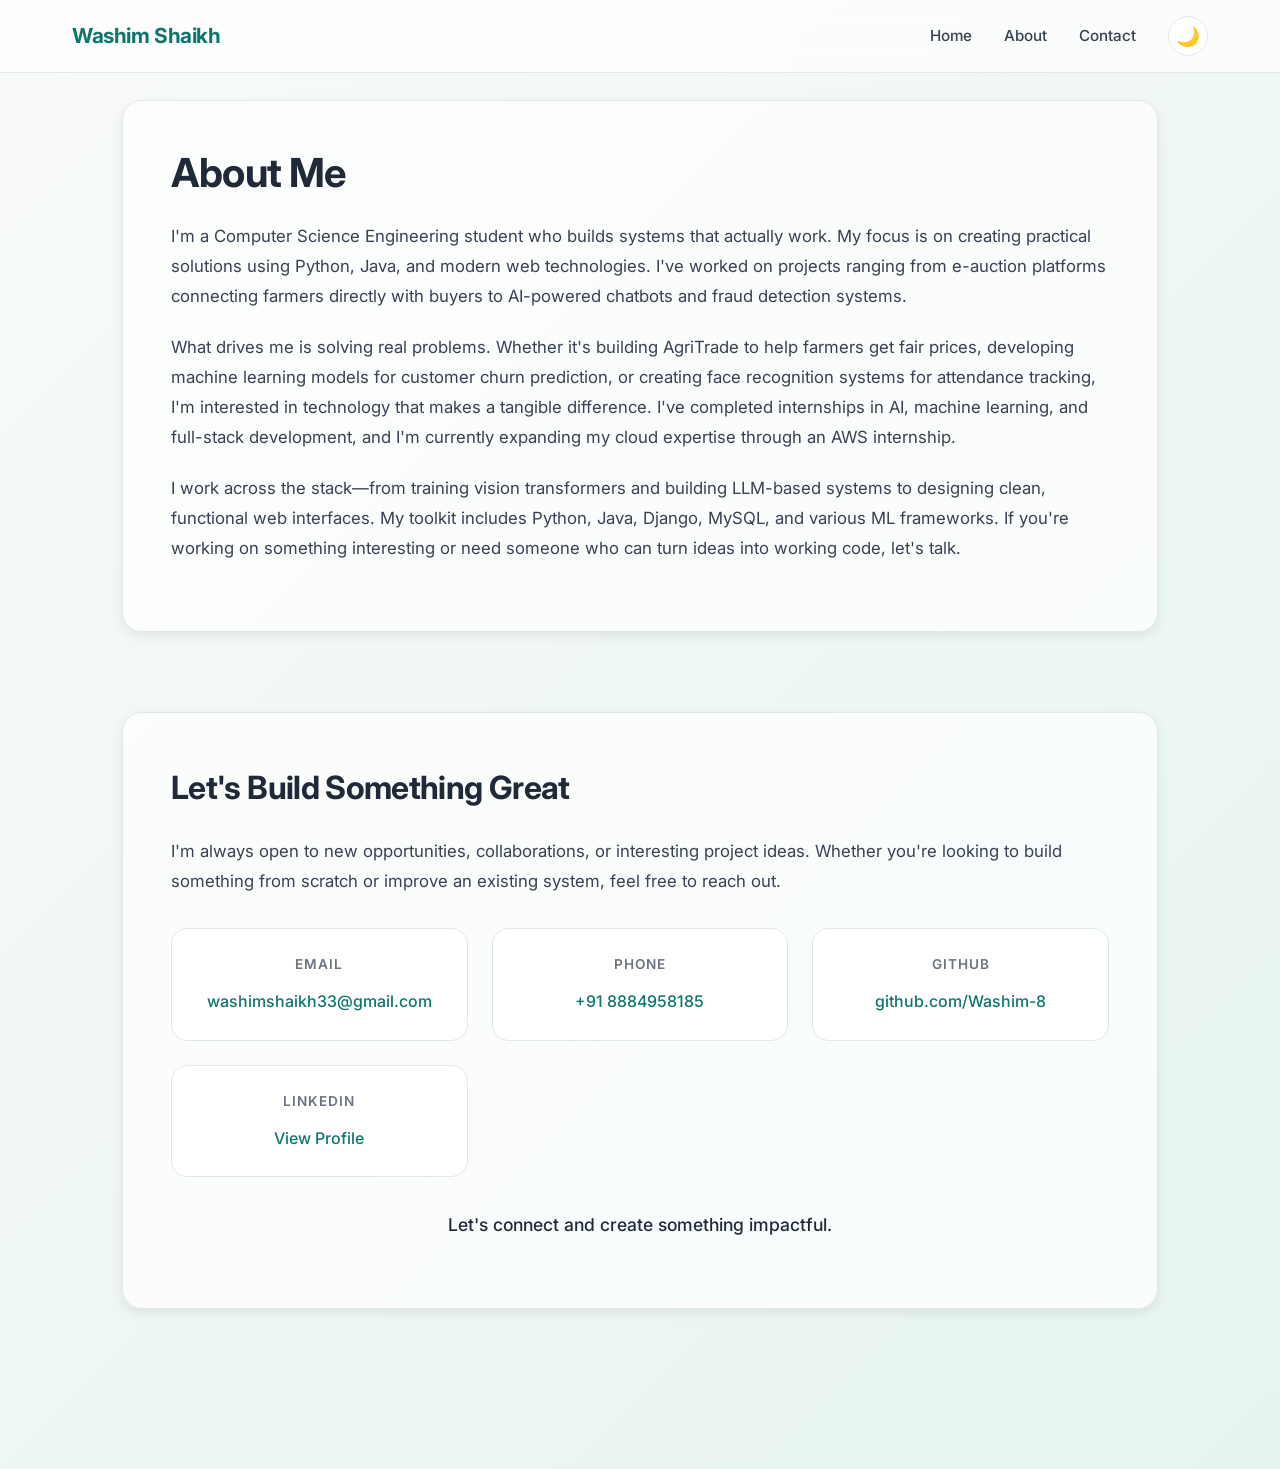
<file: templates/about_contact.html>
<!DOCTYPE html>
<html lang="en">
<head>
    <meta charset="UTF-8">
    <meta name="viewport" content="width=device-width, initial-scale=1.0">
    <title>About & Contact — Washim Shaikh</title>
    <link rel="preconnect" href="https://fonts.googleapis.com">
    <link rel="preconnect" href="https://fonts.gstatic.com" crossorigin>
    <link href="https://fonts.googleapis.com/css2?family=Inter:wght@400;500;600;700&display=swap" rel="stylesheet">
    <style>
        * {
            margin: 0;
            padding: 0;
            box-sizing: border-box;
        }

        :root {
            --primary: #0F766E;
            --primary-dark: #115E59;
            --bg-light: #F8FAF9;
            --bg-gradient: linear-gradient(135deg, #F8FAF9 0%, #E6F4F1 100%);
            --text-primary: #1F2937;
            --text-secondary: #374151;
            --text-muted: #6B7280;
            --border: #E2E8E6;
            --card-bg: rgba(255, 255, 255, 0.7);
            --shadow-sm: 0 1px 3px rgba(0, 0, 0, 0.05);
            --shadow-md: 0 4px 12px rgba(0, 0, 0, 0.08);
            --shadow-glow: 0 8px 24px rgba(15, 118, 110, 0.15);
        }

        body {
            font-family: 'Inter', -apple-system, BlinkMacSystemFont, sans-serif;
            background: var(--bg-gradient);
            color: var(--text-secondary);
            line-height: 1.7;
            min-height: 100vh;
            overflow-x: hidden;
        }

        body.dark-mode {
            --bg-gradient: linear-gradient(135deg, #0F172A 0%, #1E293B 100%);
            --card-bg: rgba(30, 41, 59, 0.7);
            --text-primary: #F1F5F9;
            --text-secondary: #CBD5E1;
            --text-muted: #94A3B8;
            --border: #334155;
        }

        /* Navbar */
        nav {
            position: fixed;
            top: 0;
            left: 0;
            right: 0;
            z-index: 1000;
            background: var(--card-bg);
            backdrop-filter: blur(12px);
            border-bottom: 1px solid var(--border);
            padding: 16px 0;
            transition: all 0.3s ease;
        }

        .nav-container {
            max-width: 1200px;
            margin: 0 auto;
            padding: 0 32px;
            display: flex;
            align-items: center;
            justify-content: space-between;
        }

        .logo {
            font-size: 1.3rem;
            font-weight: 700;
            color: var(--primary);
            letter-spacing: -0.02em;
        }

        .nav-links {
            display: flex;
            gap: 32px;
            align-items: center;
        }

        .nav-links a {
            color: var(--text-secondary);
            text-decoration: none;
            font-weight: 500;
            font-size: 0.95rem;
            transition: color 0.2s;
            position: relative;
        }

        .nav-links a:hover {
            color: var(--primary);
        }

        .nav-links a::after {
            content: '';
            position: absolute;
            bottom: -4px;
            left: 0;
            width: 0;
            height: 2px;
            background: var(--primary);
            transition: width 0.3s ease;
        }

        .nav-links a:hover::after {
            width: 100%;
        }

        .dark-toggle {
            background: var(--card-bg);
            border: 1px solid var(--border);
            width: 40px;
            height: 40px;
            border-radius: 50%;
            display: flex;
            align-items: center;
            justify-content: center;
            cursor: pointer;
            transition: all 0.3s;
            font-size: 1.2rem;
        }

        .dark-toggle:hover {
            transform: scale(1.1);
            box-shadow: var(--shadow-md);
        }

        /* Main Content */
        main {
            padding-top: 100px;
            padding-bottom: 80px;
        }

        .container {
            max-width: 1100px;
            margin: 0 auto;
            padding: 0 32px;
        }

        /* Section */
        section {
            margin-bottom: 80px;
            opacity: 0;
            transform: translateY(30px);
            animation: fadeInUp 0.8s ease forwards;
        }

        section:nth-child(2) {
            animation-delay: 0.2s;
        }

        @keyframes fadeInUp {
            to {
                opacity: 1;
                transform: translateY(0);
            }
        }

        /* Glass Card */
        .glass-card {
            background: var(--card-bg);
            backdrop-filter: blur(10px);
            border: 1px solid var(--border);
            border-radius: 20px;
            padding: 48px;
            box-shadow: var(--shadow-md);
            transition: all 0.3s ease;
        }

        .glass-card:hover {
            transform: translateY(-4px);
            box-shadow: var(--shadow-glow);
        }

        h1 {
            font-size: 2.5rem;
            font-weight: 700;
            color: var(--text-primary);
            margin-bottom: 24px;
            letter-spacing: -0.02em;
            line-height: 1.2;
        }

        h2 {
            font-size: 2rem;
            font-weight: 700;
            color: var(--text-primary);
            margin-bottom: 20px;
            letter-spacing: -0.02em;
        }

        p {
            font-size: 1.05rem;
            line-height: 1.8;
            color: var(--text-secondary);
            margin-bottom: 20px;
        }

        /* Contact Grid */
        .contact-grid {
            display: grid;
            grid-template-columns: repeat(auto-fit, minmax(240px, 1fr));
            gap: 24px;
            margin: 32px 0;
        }

        .contact-item {
            background: var(--card-bg);
            backdrop-filter: blur(10px);
            border: 1px solid var(--border);
            border-radius: 16px;
            padding: 24px;
            text-align: center;
            transition: all 0.3s ease;
            cursor: pointer;
        }

        .contact-item:hover {
            transform: translateY(-6px) scale(1.02);
            box-shadow: var(--shadow-glow);
            border-color: var(--primary);
        }

        .contact-item strong {
            display: block;
            font-size: 0.85rem;
            text-transform: uppercase;
            letter-spacing: 1px;
            color: var(--text-muted);
            margin-bottom: 12px;
            font-weight: 600;
        }

        .contact-item a {
            color: var(--primary);
            text-decoration: none;
            font-weight: 500;
            font-size: 1rem;
            transition: all 0.2s;
        }

        .contact-item a:hover {
            color: var(--primary-dark);
        }

        .cta-text {
            text-align: center;
            font-size: 1.1rem;
            font-weight: 500;
            color: var(--text-primary);
            margin-top: 32px;
        }

        /* Responsive */
        @media (max-width: 768px) {
            .nav-container {
                padding: 0 20px;
            }

            .nav-links {
                gap: 20px;
            }

            .container {
                padding: 0 20px;
            }

            .glass-card {
                padding: 32px 24px;
            }

            h1 {
                font-size: 2rem;
            }

            h2 {
                font-size: 1.6rem;
            }

            p {
                font-size: 1rem;
            }

            .contact-grid {
                grid-template-columns: 1fr;
            }
        }

        /* Smooth scroll */
        html {
            scroll-behavior: smooth;
        }
    </style>
</head>
<body>
    <!-- Navbar -->
    <nav>
        <div class="nav-container">
            <div class="logo">Washim Shaikh</div>
            <div class="nav-links">
                <a href="/">Home</a>
                <a href="#about">About</a>
                <a href="#contact">Contact</a>
                <button class="dark-toggle" onclick="toggleDarkMode()" aria-label="Toggle dark mode">
                    <span id="themeIcon">🌙</span>
                </button>
            </div>
        </div>
    </nav>

    <!-- Main Content -->
    <main>
        <div class="container">
            <!-- About Section -->
            <section id="about">
                <div class="glass-card">
                    <h1>About Me</h1>
                    <p>
                        I'm a Computer Science Engineering student who builds systems that actually work. 
                        My focus is on creating practical solutions using Python, Java, and modern web technologies. 
                        I've worked on projects ranging from e-auction platforms connecting farmers directly with buyers 
                        to AI-powered chatbots and fraud detection systems.
                    </p>
                    <p>
                        What drives me is solving real problems. Whether it's building AgriTrade to help farmers get fair prices, 
                        developing machine learning models for customer churn prediction, or creating face recognition systems 
                        for attendance tracking, I'm interested in technology that makes a tangible difference. I've completed 
                        internships in AI, machine learning, and full-stack development, and I'm currently expanding my cloud 
                        expertise through an AWS internship.
                    </p>
                    <p>
                        I work across the stack—from training vision transformers and building LLM-based systems to designing 
                        clean, functional web interfaces. My toolkit includes Python, Java, Django, MySQL, and various ML frameworks. 
                        If you're working on something interesting or need someone who can turn ideas into working code, let's talk.
                    </p>
                </div>
            </section>

            <!-- Contact Section -->
            <section id="contact">
                <div class="glass-card">
                    <h2>Let's Build Something Great</h2>
                    <p>
                        I'm always open to new opportunities, collaborations, or interesting project ideas. 
                        Whether you're looking to build something from scratch or improve an existing system, 
                        feel free to reach out.
                    </p>

                    <div class="contact-grid">
                        <div class="contact-item">
                            <strong>Email</strong>
                            <a href="mailto:washimshaikh33@gmail.com">washimshaikh33@gmail.com</a>
                        </div>
                        <div class="contact-item">
                            <strong>Phone</strong>
                            <a href="tel:+918884958185">+91 8884958185</a>
                        </div>
                        <div class="contact-item">
                            <strong>GitHub</strong>
                            <a href="https://github.com/Washim-8" target="_blank" rel="noopener">github.com/Washim-8</a>
                        </div>
                        <div class="contact-item">
                            <strong>LinkedIn</strong>
                            <a href="https://www.linkedin.com/in/washim-shaikh-349868281/" target="_blank" rel="noopener">View Profile</a>
                        </div>
                    </div>

                    <p class="cta-text">Let's connect and create something impactful.</p>
                </div>
            </section>
        </div>
    </main>

    <script>
        // Dark mode toggle
        function toggleDarkMode() {
            document.body.classList.toggle('dark-mode');
            const icon = document.getElementById('themeIcon');
            const isDark = document.body.classList.contains('dark-mode');
            icon.textContent = isDark ? '☀️' : '🌙';
            localStorage.setItem('darkMode', isDark ? 'enabled' : 'disabled');
        }

        // Load dark mode preference
        if (localStorage.getItem('darkMode') === 'enabled') {
            document.body.classList.add('dark-mode');
            document.getElementById('themeIcon').textContent = '☀️';
        }

        // Smooth scroll for anchor links
        document.querySelectorAll('a[href^="#"]').forEach(anchor => {
            anchor.addEventListener('click', function (e) {
                e.preventDefault();
                const target = document.querySelector(this.getAttribute('href'));
                if (target) {
                    target.scrollIntoView({ behavior: 'smooth', block: 'start' });
                }
            });
        });
    </script>
</body>
</html>
</file>
